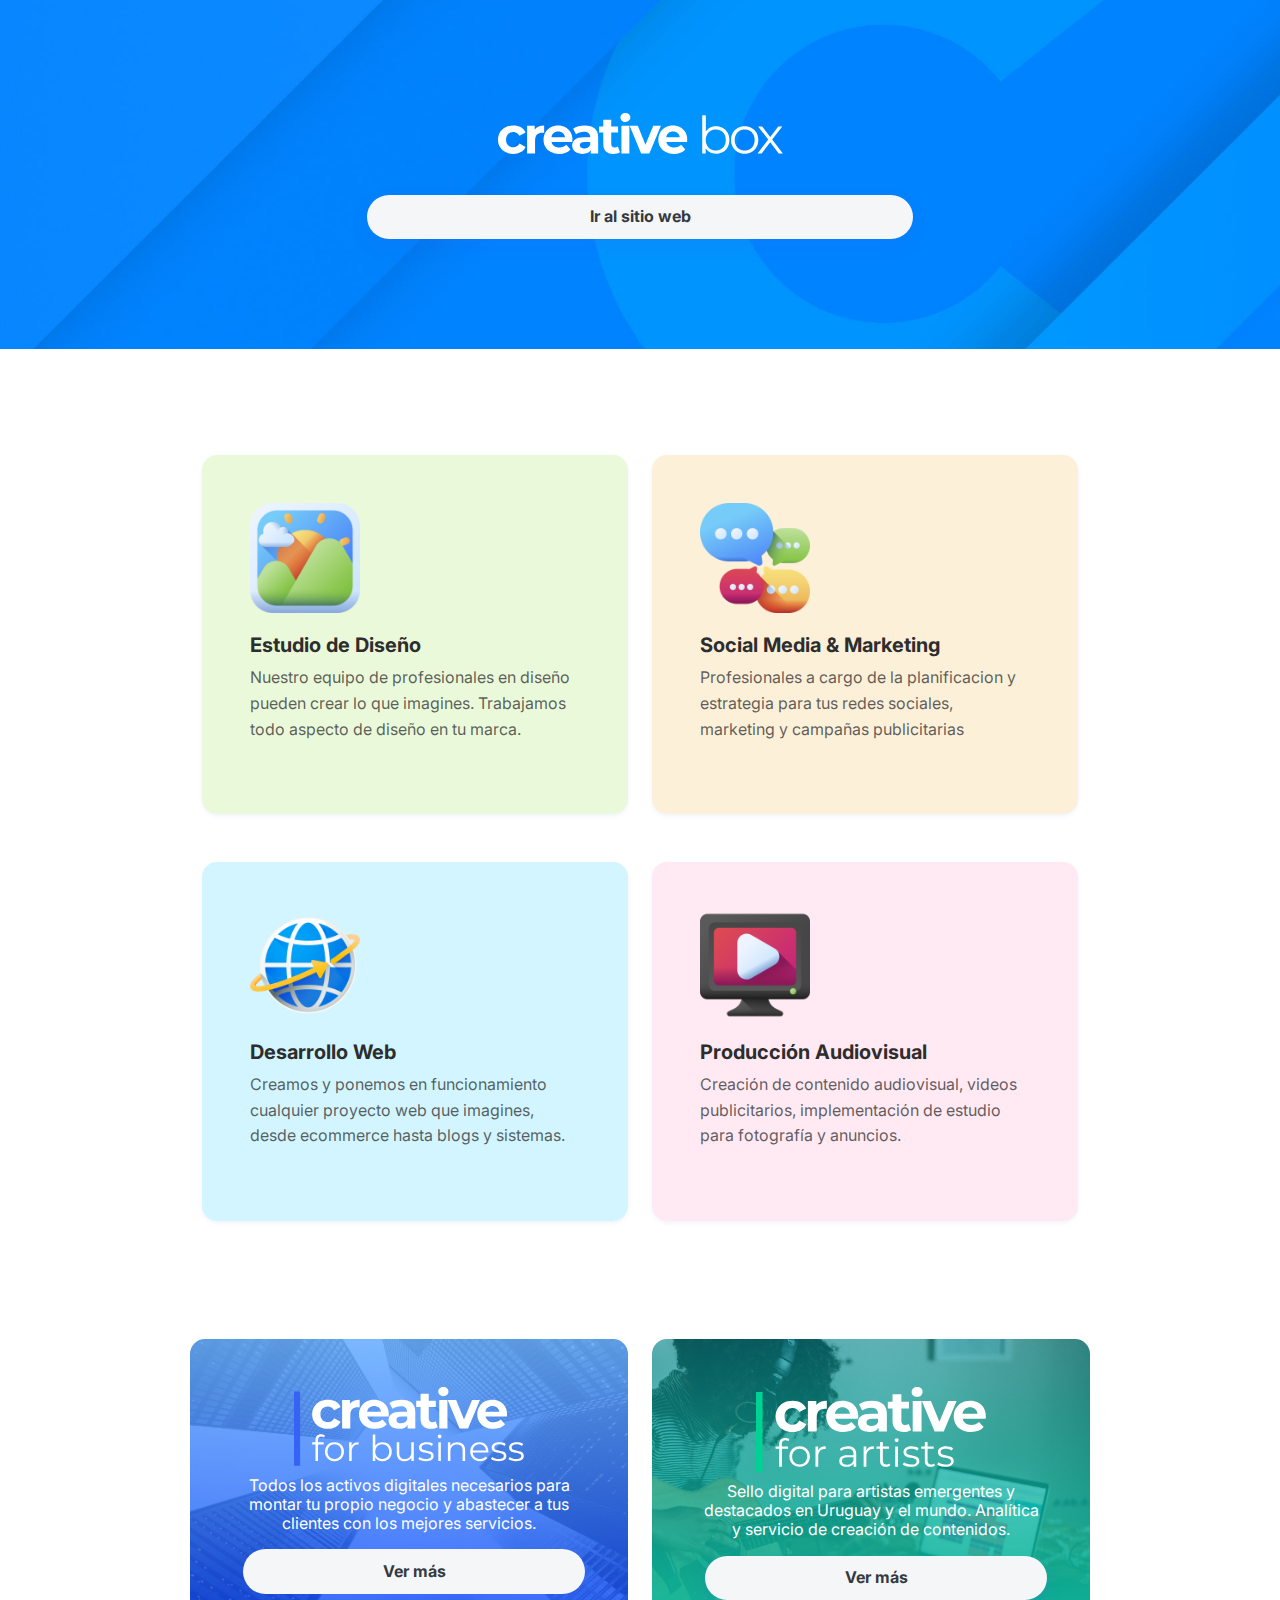
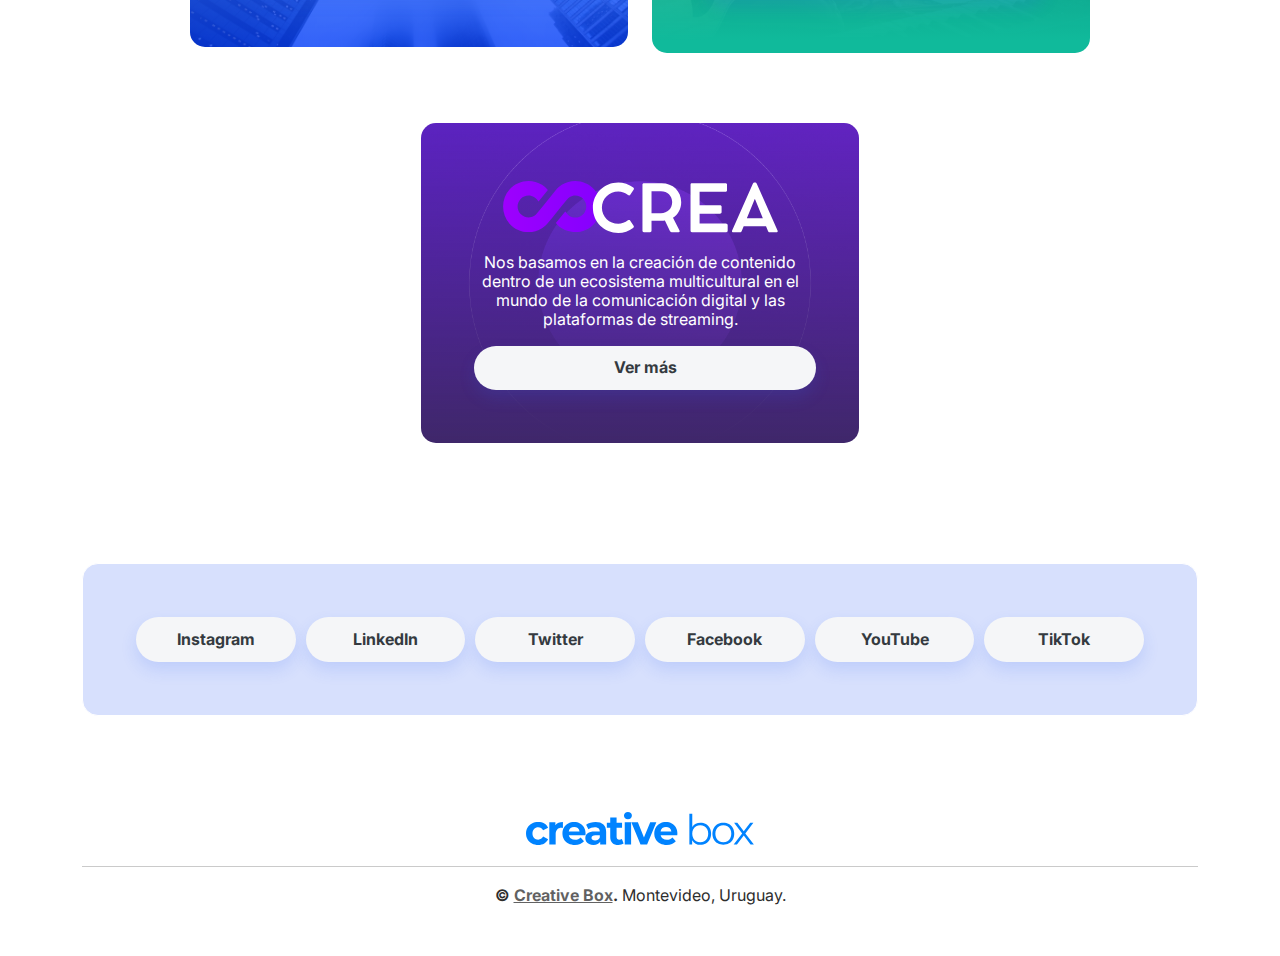
<file: index.html>
<!DOCTYPE html>
<html data-bs-theme="light" lang="en">

<head>
    <meta charset="utf-8">
    <meta name="viewport" content="width=device-width, initial-scale=1.0, shrink-to-fit=no">
    <title>CREAMOS EXPERIENCIAS :: Creative Box</title>
    <meta name="twitter:title" content="CREAMOS EXPERIENCIAS :: Creative Box">
    <meta name="twitter:card" content="summary_large_image">
    <meta property="og:image" content="assets/img/Fondo-Web-CreativeBox.png">
    <meta property="og:type" content="website">
    <meta name="description" content="Agencia de Marketing &amp; Estudio de Diseño">
    <meta property="og:title" content="CREAMOS EXPERIENCIAS :: Creative Box">
    <meta name="twitter:image" content="assets/img/Fondo-Web-CreativeBox.png">
    <meta name="twitter:description" content="Agencia de Marketing &amp; Estudio de Diseño">
    <link rel="icon" type="image/svg+xml" sizes="150x150" href="assets/img/Creative%20Box%20-%20Icono%20color.svg">
    <link rel="icon" type="image/svg+xml" sizes="150x150" href="assets/img/Creative%20Box%20-%20Icono%20color.svg">
    <link rel="icon" type="image/svg+xml" sizes="150x150" href="assets/img/Creative%20Box%20-%20Icono%20color.svg">
    <link rel="icon" type="image/svg+xml" sizes="150x150" href="assets/img/Creative%20Box%20-%20Icono%20color.svg">
    <link rel="icon" type="image/svg+xml" sizes="150x150" href="assets/img/Creative%20Box%20-%20Icono%20color.svg">
    <link rel="stylesheet" href="assets/bootstrap/css/bootstrap.min.css">
    <link rel="stylesheet" href="https://fonts.googleapis.com/css?family=Inter:300italic,400italic,600italic,700italic,800italic,400,300,600,700,800&amp;display=swap">
    <link rel="stylesheet" href="https://fonts.googleapis.com/css?family=Montserrat&amp;display=swap">
    <link rel="stylesheet" href="assets/css/animate.min.css">
    <link rel="stylesheet" href="assets/css/Dark-Footer-Dark-NavBar-With-Icon.css">
    <link rel="stylesheet" href="assets/css/Dark-Footer-Dark-NavBar-With-Icon1.css">
    <link rel="stylesheet" href="assets/css/Dark-Footer-Dark-NavBar-With-Icon2.css">
    <link rel="stylesheet" href="assets/css/Dark-Footer-divider-text-middle.css">
    <link rel="stylesheet" href="assets/css/Dark-Footer-Footer-Dark.css">
    <link rel="stylesheet" href="assets/css/Dark-Footer.css">
    <link rel="stylesheet" href="assets/css/Header---Apple.css">
    <link rel="stylesheet" href="assets/css/Responsive-YouTube-Video-Section-Dark-Centered.css">
</head>

<body style="/*background: url(&quot;design.jpg&quot;);*/background-position: 0 -60px;">
    <header class="bg-primary-gradient pt-5" style="--bs-primary: #3a82ff;--bs-primary-rgb: 58,130,255;background: url(&quot;assets/img/products/Fondo-CreativeBox-2019.jpg&quot;) center / cover;text-align: center;padding-bottom: 80px;"><img class="img-fluid align-items-center" src="assets/img/CreativeBox-blanco.svg" style="width: 285px;margin-bottom: 5px;text-align: center;margin-top: 15px;padding-top: 50px;" width="173" height="25">
        <div class="container pt-4 pt-xl-5">
            <div class="row pt-5" style="margin-top: -60px;padding-bottom: 30px;">
                <div class="col-md-8 col-xl-6 text-center text-md-start mx-auto">
                    <div class="text-center"></div><a class="btn btn-primary link-dark text-bg-light shadow d-block w-100" role="button" data-bss-hover-animate="pulse" href="https://creativebox.cc" style="--bs-primary: #3a82ff;--bs-primary-rgb: 58,130,255;border-style: none;">Ir al sitio web</a>
                </div>
            </div>
        </div>
    </header>
    <section style="background: var(--bs-white);">
        <div class="container bg-primary-gradient py-5" style="border-style: none;background: var(--bs-white);margin-top: 10px;">
            <div class="py-5 p-lg-5">
                <div class="row row-cols-1 row-cols-md-2 mx-auto" style="max-width: 900px;">
                    <div class="col mb-5">
                        <div class="card shadow-sm">
                            <div class="card-body px-4 py-5 px-md-5" style="background: #eaf9da;border-radius: 15px;"><img class="img-fluid" src="assets/img/products/005-image.png" style="width: 110px;">
                                <h5 class="fw-bold card-title" style="margin-top: 20px;color: var(--bs-gray-900);">Estudio de Diseño</h5>
                                <p class="text-muted card-text mb-4">Nuestro equipo de profesionales en diseño pueden crear lo que imagines. Trabajamos todo aspecto de diseño en tu marca.</p>
                            </div>
                        </div>
                    </div>
                    <div class="col mb-5">
                        <div class="card shadow-sm">
                            <div class="card-body px-4 py-5 px-md-5" style="background: #fcf0d9;border-radius: 15px;"><img src="assets/img/products/059-slack.png" style="width: 110px;">
                                <h5 class="fw-bold card-title" style="margin-top: 20px;color: var(--bs-gray-900);">Social Media &amp; Marketing</h5>
                                <p class="text-muted card-text mb-4">Profesionales a cargo de la planificacion y estrategia para tus redes sociales, marketing y campañas publicitarias</p>
                            </div>
                        </div>
                    </div>
                    <div class="col mb-4">
                        <div class="card shadow-sm">
                            <div class="card-body px-4 py-5 px-md-5" style="background: #d2f5ff;border-radius: 15px;height: 358.375px;"><img src="assets/img/products/021-browser.png" style="width: 110px;">
                                <h5 class="fw-bold card-title" style="margin-top: 20px;color: var(--bs-gray-900);">Desarrollo Web</h5>
                                <p class="text-muted card-text mb-4">Creamos y ponemos en funcionamiento cualquier proyecto web que imagines, desde ecommerce hasta blogs y sistemas.</p>
                            </div>
                        </div>
                    </div>
                    <div class="col mb-4">
                        <div class="card shadow-sm">
                            <div class="card-body px-4 py-5 px-md-5" style="background: #ffe9f3;border-radius: 15px;"><img src="assets/img/products/043-streaming%20tv%20app.png" style="width: 110px;">
                                <h5 class="fw-bold card-title" style="margin-top: 20px;color: var(--bs-gray-900);">Producción Audiovisual</h5>
                                <p class="text-muted card-text mb-4">Creación de contenido audiovisual, videos publicitarios, implementación de estudio para fotografía y anuncios.</p>
                            </div>
                        </div>
                    </div>
                </div>
            </div>
        </div>
    </section>
    <section>
        <div class="container py-5" style="margin-top: -50px;">
            <div class="mx-auto" style="max-width: 900px;">
                <div class="row row-cols-1 row-cols-md-2 d-flex justify-content-center">
                    <div class="col mb-4">
                        <div class="card bg-primary-light">
                            <div class="card-body text-center text-primary px-4 py-5 px-md-5" style="background: linear-gradient(rgba(114,187,255,0.87) -13%, rgba(0,59,255,0.76)), url(&quot;assets/img/products/matthew-henry-VviFtDJakYk-unsplash.jpeg&quot;) center / cover;border-radius: 15px;"><img class="img-fluid" src="assets/img/products/creative-for-business-logo-1.svg" style="width: 230px;">
                                <h5 class="fw-normal text-white card-title mb-3" style="font-size: 16px;margin-top: 10px;">Todos los activos digitales necesarios para montar tu propio negocio y abastecer a tus clientes con los mejores servicios.</h5><a class="btn btn-primary link-dark text-bg-light shadow d-block w-100" role="button" data-bss-hover-animate="pulse" href="https://creativebox.cc/business/" style="--bs-primary: #3a82ff;--bs-primary-rgb: 58,130,255;border-style: none;margin-right: 5px;margin-left: 5px;margin-top: 5px;margin-bottom: 5px;">Ver más</a>
                            </div>
                        </div>
                    </div>
                    <div class="col mb-4">
                        <div class="card bg-primary-light">
                            <div class="card-body text-center text-primary px-4 py-5 px-md-5" style="background: linear-gradient(rgba(0,180,201,0.37) -12%, #10ba9b 96%), url(&quot;assets/img/products/soundtrap-4DAH0YhV3Qg-unsplash.jpeg&quot;) center / cover;border-radius: 15px;"><img class="img-fluid" src="assets/img/products/creative-for-artists-logo-1.svg" style="width: 230px;">
                                <h5 class="fw-normal text-white card-title mb-3" style="font-size: 16px;margin-top: 10px;"><span style="color: rgba(var(--bs-white-rgb), var(--bs-text-opacity));">Sello digital para artistas emergentes y destacados en Uruguay y el mundo. Analítica y servicio de creación de contenidos.</span></h5><a class="btn btn-primary link-dark text-bg-light shadow d-block w-100" role="button" data-bss-hover-animate="pulse" href="https://creativebox.cc/artists/" style="--bs-primary: #3a82ff;--bs-primary-rgb: 58,130,255;border-style: none;margin-right: 5px;margin-left: 5px;margin-top: 5px;margin-bottom: 5px;">Ver más</a>
                            </div>
                        </div>
                    </div>
                </div>
            </div>
        </div>
        <div class="container py-5" style="margin-top: -50px;">
            <div class="mx-auto" style="max-width: 900px;">
                <div class="row row-cols-1 row-cols-md-2 d-flex justify-content-center">
                    <div class="col mb-4">
                        <div class="card bg-primary-light">
                            <div class="card-body text-center text-primary px-4 py-5 px-md-5" style="background: linear-gradient(rgba(102,16,242,0.48) -13%, #3f276a), url(&quot;assets/img/products/header-image-crea.jpg&quot;) center / cover;border-radius: 15px;"><img class="img-fluid" src="assets/img/products/CREA%20(Blanco%20Color).svg" style="width: 275px;margin-top: 10px;">
                                <h5 class="fw-normal text-white card-title mb-3" style="font-size: 16px;margin-top: 20px;">Nos basamos en la creación de contenido dentro de un ecosistema multicultural en el mundo de la comunicación digital y las plataformas de streaming.</h5><a class="btn btn-primary link-dark text-bg-light shadow d-block w-100" role="button" data-bss-hover-animate="pulse" href="https://crea.stream" style="--bs-primary: #3a82ff;--bs-primary-rgb: 58,130,255;border-style: none;margin-right: 5px;margin-left: 5px;margin-top: 5px;margin-bottom: 5px;">Ver más</a>
                            </div>
                        </div>
                    </div>
                </div>
            </div>
        </div>
    </section>
    <section class="py-5">
        <div class="container">
            <div class="border rounded border-white d-flex flex-column justify-content-between align-items-center flex-lg-row bg-primary-gradient p-4 p-lg-5" style="border-radius: 15px;background: var(--bs-primary-bg-subtle);">
                <div class="text-center text-lg-start py-3 py-lg-1"></div><a class="btn btn-primary link-dark text-bg-light shadow d-block w-100" role="button" data-bss-hover-animate="pulse" href="https://instagram.com/creativeboxuy" style="--bs-primary: #3a82ff;--bs-primary-rgb: 58,130,255;border-style: none;margin-right: 5px;margin-left: 5px;margin-top: 5px;margin-bottom: 5px;">Instagram</a><a class="btn btn-primary link-dark text-bg-light shadow d-block w-100" role="button" data-bss-hover-animate="pulse" href="https://www.linkedin.com/company/creativeboxuy/" style="--bs-primary: #3a82ff;--bs-primary-rgb: 58,130,255;border-style: none;margin-right: 5px;margin-left: 5px;margin-top: 5px;margin-bottom: 5px;">LinkedIn</a><a class="btn btn-primary link-dark text-bg-light shadow d-block w-100" role="button" data-bss-hover-animate="pulse" href="https://twitter.com/creativeboxuy" style="--bs-primary: #3a82ff;--bs-primary-rgb: 58,130,255;border-style: none;margin-right: 5px;margin-left: 5px;margin-top: 5px;margin-bottom: 5px;">Twitter</a><a class="btn btn-primary link-dark text-bg-light shadow d-block w-100" role="button" data-bss-hover-animate="pulse" href="https://facebook.com/creativeboxuy" style="--bs-primary: #3a82ff;--bs-primary-rgb: 58,130,255;border-style: none;margin-right: 5px;margin-left: 5px;margin-top: 5px;margin-bottom: 5px;">Facebook</a><a class="btn btn-primary link-dark text-bg-light shadow d-block w-100" role="button" data-bss-hover-animate="pulse" href="https://www.youtube.com/@creativeboxuy" style="--bs-primary: #3a82ff;--bs-primary-rgb: 58,130,255;border-style: none;margin-right: 5px;margin-left: 5px;margin-top: 5px;margin-bottom: 5px;">YouTube</a><a class="btn btn-primary link-dark text-bg-light shadow d-block w-100" role="button" data-bss-hover-animate="pulse" href="https://tiktok.com/@creativeboxuy" style="--bs-primary: #3a82ff;--bs-primary-rgb: 58,130,255;border-style: none;margin-right: 5px;margin-left: 5px;margin-top: 5px;margin-bottom: 5px;">TikTok</a>
            </div>
        </div>
    </section>
    <footer class="bg-primary-gradient" style="background: var(--bs-btn-border-color);">
        <div class="container text-center py-4 py-lg-5"><img class="img-fluid align-items-center" src="assets/img/CreativeBox-color.svg" style="width: 227.984px;margin-bottom: 5px;text-align: center;" width="173" height="25">
            <hr>
            <p class="mb-0" style="text-align: center;"><strong>© </strong><a href="https://creativebox.cc"><strong>Creative Box</strong></a><strong>. </strong>Montevideo, Uruguay.</p>
        </div>
    </footer>
    <script src="assets/js/jquery.min.js"></script>
    <script src="assets/bootstrap/js/bootstrap.min.js"></script>
    <script src="assets/js/bs-init.js"></script>
    <script src="assets/js/bold-and-bright.js"></script>
</body>

</html>
</file>
<file: assets/css/Dark-Footer-Dark-NavBar-With-Icon.css>
.navigation-clean-button {
  background: #fff;
  padding-top: .75rem;
  padding-bottom: .75rem;
  color: #333;
  border-radius: 0;
  box-shadow: none;
  border: none;
  margin-bottom: 0;
}

@media (min-width:768px) {
  .navigation-clean-button {
    padding-top: 1rem;
    padding-bottom: 1rem;
  }
}

.navigation-clean-button .navbar-brand {
  font-weight: bold;
  color: inherit;
}

.navigation-clean-button .navbar-brand:hover {
  color: #222;
}

.navigation-clean-button .navbar-toggler {
  border-color: #ddd;
}

.navigation-clean-button .navbar-toggler:hover, .navigation-clean-button .navbar-toggler:focus {
  background: none;
}

.navigation-clean-button .navbar-toggler {
  color: #888;
}

.navigation-clean-button .navbar-collapse, .navigation-clean-button .form-inline {
  border-top-color: #ddd;
}

.navigation-clean-button .navbar-nav a.active, .navigation-clean-button .navbar-nav > .show > a {
  background: none;
  box-shadow: none;
}

.navigation-clean-button.navbar-light .navbar-nav a.active, .navigation-clean-button.navbar-light .navbar-nav a.active:focus, .navigation-clean-button.navbar-light .navbar-nav a.active:hover {
  color: #8f8f8f;
  box-shadow: none;
  background: none;
  pointer-events: none;
}

.navigation-clean-button.navbar .navbar-nav .nav-link {
  padding-left: 18px;
  padding-right: 18px;
}

.navigation-clean-button.navbar-light .navbar-nav .nav-link {
  color: #465765;
}

.navigation-clean-button.navbar-light .navbar-nav .nav-link:focus, .navigation-clean-button.navbar-light .navbar-nav .nav-link:hover {
  color: #37434d !important;
  background-color: transparent;
}
</file>
<file: assets/css/Dark-Footer-Dark-NavBar-With-Icon1.css>
.navigation-clean-button {
  background: #fff;
  padding-top: .75rem;
  padding-bottom: .75rem;
  color: #333;
  border-radius: 0;
  box-shadow: none;
  border: none;
  margin-bottom: 0;
}

@media (min-width:768px) {
  .navigation-clean-button {
    padding-top: 1rem;
    padding-bottom: 1rem;
  }
}

.navigation-clean-button .navbar-brand {
  font-weight: bold;
  color: inherit;
}

.navigation-clean-button .navbar-brand:hover {
  color: #222;
}

.navigation-clean-button .navbar-toggler {
  border-color: #ddd;
}

.navigation-clean-button .navbar-toggler:hover, .navigation-clean-button .navbar-toggler:focus {
  background: none;
}

.navigation-clean-button .navbar-toggler {
  color: #888;
}

.navigation-clean-button .navbar-collapse, .navigation-clean-button .form-inline {
  border-top-color: #ddd;
}

.navigation-clean-button .navbar-nav a.active, .navigation-clean-button .navbar-nav > .show > a {
  background: none;
  box-shadow: none;
}

.navigation-clean-button.navbar-light .navbar-nav a.active, .navigation-clean-button.navbar-light .navbar-nav a.active:focus, .navigation-clean-button.navbar-light .navbar-nav a.active:hover {
  color: #8f8f8f;
  box-shadow: none;
  background: none;
  pointer-events: none;
}

.navigation-clean-button.navbar .navbar-nav .nav-link {
  padding-left: 18px;
  padding-right: 18px;
}

.navigation-clean-button.navbar-light .navbar-nav .nav-link {
  color: #465765;
}

.navigation-clean-button.navbar-light .navbar-nav .nav-link:focus, .navigation-clean-button.navbar-light .navbar-nav .nav-link:hover {
  color: #37434d !important;
  background-color: transparent;
}

.navigation-clean-button .navbar-nav > li > .dropdown-menu {
  margin-top: -5px;
  box-shadow: 0 4px 8px rgba(0,0,0,.1);
  background-color: #fff;
  border-radius: 2px;
}

.navigation-clean-button .dropdown-menu .dropdown-item:focus, .navigation-clean-button .dropdown-menu .dropdown-item {
  line-height: 2;
  font-size: 14px;
  color: #37434d;
}

.navigation-clean-button .dropdown-menu .dropdown-item:focus, .navigation-clean-button .dropdown-menu .dropdown-item:hover {
  background: #eee;
  color: inherit;
}

.navigation-clean-button .actions .login {
  margin-right: 1rem;
  text-decoration: none;
  color: #465765;
}

.navigation-clean-button .navbar-text .action-button, .navigation-clean-button .navbar-text .action-button:active, .navigation-clean-button .navbar-text .action-button:hover {
  background: #56c6c6;
  border-radius: 20px;
  font-size: inherit;
  color: #fff;
  box-shadow: none;
  border: none;
  text-shadow: none;
  padding: .5rem 1rem;
  transition: background-color 0.25s;
  font-size: inherit;
}

.navigation-clean-button .navbar-text .action-button:hover {
  background: #66d7d7;
}
</file>
<file: assets/css/Dark-Footer-Dark-NavBar-With-Icon2.css>
.navigation-clean-search {
  background: #fff;
  padding-top: .75rem;
  padding-bottom: .75rem;
  color: #333;
  border-radius: 0;
  box-shadow: none;
  border: none;
  margin-bottom: 0;
}

@media (min-width:768px) {
  .navigation-clean-search {
    padding-top: 1rem;
    padding-bottom: 1rem;
  }
}

.navigation-clean-search .navbar-brand {
  font-weight: bold;
  color: inherit;
}

.navigation-clean-search .navbar-brand:hover {
  color: #222;
}

.navigation-clean-search .navbar-toggler {
  border-color: #ddd;
}

.navigation-clean-search .navbar-toggler:hover, .navigation-clean-search .navbar-toggler:focus {
  background: none;
}

.navigation-clean-search .navbar-toggler {
  color: #888;
}

.navigation-clean-search .navbar-collapse, .navigation-clean-search .form-inline {
  border-top-color: #ddd;
}

.navigation-clean-search .navbar-nav a.active, .navigation-clean-search .navbar-nav > .show > a {
  background: none;
  box-shadow: none;
}

.navigation-clean-search.navbar-light .navbar-nav a.active, .navigation-clean-search.navbar-light .navbar-nav a.active:focus, .navigation-clean-search.navbar-light .navbar-nav a.active:hover {
  color: #8f8f8f;
  box-shadow: none;
  background: none;
  pointer-events: none;
}

.navigation-clean-search.navbar .navbar-nav .nav-link {
  padding-left: 18px;
  padding-right: 18px;
}

.navigation-clean-search.navbar-light .navbar-nav .nav-link {
  color: #465765;
}

.navigation-clean-search.navbar-light .navbar-nav .nav-link:focus, .navigation-clean-search.navbar-light .navbar-nav .nav-link:hover {
  color: #37434d !important;
  background-color: transparent;
}

.navigation-clean-search .action-button, .navigation-clean-button .action-button:active {
  background: #56c6c6;
  border-radius: 20px;
  font-size: inherit;
  color: #fff !important;
  box-shadow: none;
  border: none;
  text-shadow: none;
  padding: 8px 20px;
  transition: background-color 0.25s;
}

.navigation-clean-search .action-button:hover, .navigation-clean-search .action-button:focus {
  background: #66d7d7;
}

.navigation-clean-search .form-inline label {
  color: #ccc;
}

.navigation-clean-search .form-inline .search-field {
  background: none;
  border: none;
  border-bottom: 1px solid transparent;
  border-radius: 0;
  color: #ccc;
  box-shadow: none;
  color: inherit;
  transition: border-bottom-color 0.3s;
}

@media (max-width:767px) {
  .navigation-clean-search .form-inline .search-field {
    display: inline-block;
    width: 80%;
  }
}

.navigation-clean-search .form-inline .search-field:focus {
  border-bottom: 1px solid #ccc;
}
</file>
<file: assets/css/Dark-Footer-divider-text-middle.css>
.divider-style {
  margin-top: 70px;
  position: relative;
  margin-right: 40px;
  margin-left: 40px;
}

.divider-style span {
  background: #fff;
  padding: 0 20px;
  position: relative;
  z-index: 5;
}

.divider-style:before {
  content: "";
  display: block;
  border-top: solid 1px black;
  width: 100%;
  height: 1px;
  position: absolute;
  top: 50%;
  z-index: 1;
}
</file>
<file: assets/css/Dark-Footer-Footer-Dark.css>
.footer-dark {
  padding: 50px 0;
  color: #f0f9ff;
  background-color: #282d32;
}

.footer-dark h3 {
  margin-top: 0;
  margin-bottom: 12px;
  font-weight: bold;
  font-size: 16px;
}

.footer-dark ul {
  padding: 0;
  list-style: none;
  line-height: 1.6;
  font-size: 14px;
  margin-bottom: 0;
}

.footer-dark ul a {
  color: inherit;
  text-decoration: none;
  opacity: 0.6;
}

.footer-dark ul a:hover {
  opacity: 0.8;
}

@media (max-width:767px) {
  .footer-dark .item:not(.social) {
    text-align: center;
    padding-bottom: 20px;
  }
}

.footer-dark .item.text {
  margin-bottom: 36px;
}

@media (max-width:767px) {
  .footer-dark .item.text {
    margin-bottom: 0;
  }
}

.footer-dark .item.text p {
  opacity: 0.6;
  margin-bottom: 0;
}

.footer-dark .item.social {
  text-align: center;
}

@media (max-width:991px) {
  .footer-dark .item.social {
    text-align: center;
    margin-top: 20px;
  }
}

.footer-dark .item.social > a {
  font-size: 20px;
  width: 36px;
  height: 36px;
  line-height: 36px;
  display: inline-block;
  text-align: center;
  border-radius: 50%;
  box-shadow: 0 0 0 1px rgba(255,255,255,0.4);
  margin: 0 8px;
  color: #fff;
  opacity: 0.75;
}

.footer-dark .item.social > a:hover {
  opacity: 0.9;
}

.footer-dark .copyright {
  text-align: center;
  padding-top: 24px;
  opacity: 0.3;
  font-size: 13px;
  margin-bottom: 0;
}
</file>
<file: assets/css/Dark-Footer.css>
.divider-style {
  margin-top: 70px;
  position: relative;
  margin-right: 40px;
  margin-left: 40px;
}

.divider-style span {
  background: #fff;
  padding: 0 20px;
  position: relative;
  z-index: 5;
}

.divider-style:before {
  content: "";
  display: block;
  border-top: solid 1px black;
  width: 100%;
  height: 1px;
  position: absolute;
  top: 50%;
  z-index: 1;
}

.footer-dark {
  padding: 50px 0;
  color: #f0f9ff;
  background-color: #282d32;
}

.footer-dark h3 {
  margin-top: 0;
  margin-bottom: 12px;
  font-weight: bold;
  font-size: 16px;
}

.footer-dark ul {
  padding: 0;
  list-style: none;
  line-height: 1.6;
  font-size: 14px;
  margin-bottom: 0;
}

.footer-dark ul a {
  color: inherit;
  text-decoration: none;
  opacity: 0.6;
}

.footer-dark ul a:hover {
  opacity: 0.8;
}

@media (max-width:767px) {
  .footer-dark .item:not(.social) {
    text-align: center;
    padding-bottom: 20px;
  }
}

.footer-dark .item.text {
  margin-bottom: 36px;
}

@media (max-width:767px) {
  .footer-dark .item.text {
    margin-bottom: 0;
  }
}

.footer-dark .item.text p {
  opacity: 0.6;
  margin-bottom: 0;
}

.footer-dark .item.social {
  text-align: center;
}

@media (max-width:991px) {
  .footer-dark .item.social {
    text-align: center;
    margin-top: 20px;
  }
}

.footer-dark .item.social > a {
  font-size: 20px;
  width: 36px;
  height: 36px;
  line-height: 36px;
  display: inline-block;
  text-align: center;
  border-radius: 50%;
  box-shadow: 0 0 0 1px rgba(255,255,255,0.4);
  margin: 0 8px;
  color: #fff;
  opacity: 0.75;
}

.footer-dark .item.social > a:hover {
  opacity: 0.9;
}

.footer-dark .copyright {
  text-align: center;
  padding-top: 24px;
  opacity: 0.3;
  font-size: 13px;
  margin-bottom: 0;
}
</file>
<file: assets/css/Header---Apple.css>
.navbar.navbar-dark.navbar-expand-md.fixed-top.bg-dark {
  background-color: #000000 !important;
  opacity: 0.8;
}

.navbar-dark .navbar-nav .nav-link .apple-logo {
  font-size: 21px;
  line-height: 0;
}

.navbar-dark .navbar-nav .nav-link {
  color: #fff;
  font-size: 13px;
}
</file>
<file: assets/css/Responsive-YouTube-Video-Section-Dark-Centered.css>
.clean-block.dark {
  background-color: #222425;
}

.clean-block {
  background-color: #222425;
}

.videoWrapper {
  position: relative;
  padding-bottom: 56.25%;
  height: 0;
}

.videoWrapper iframe {
  position: absolute;
  top: 0;
  left: 0;
  width: 100%;
  height: 100%;
}
</file>
